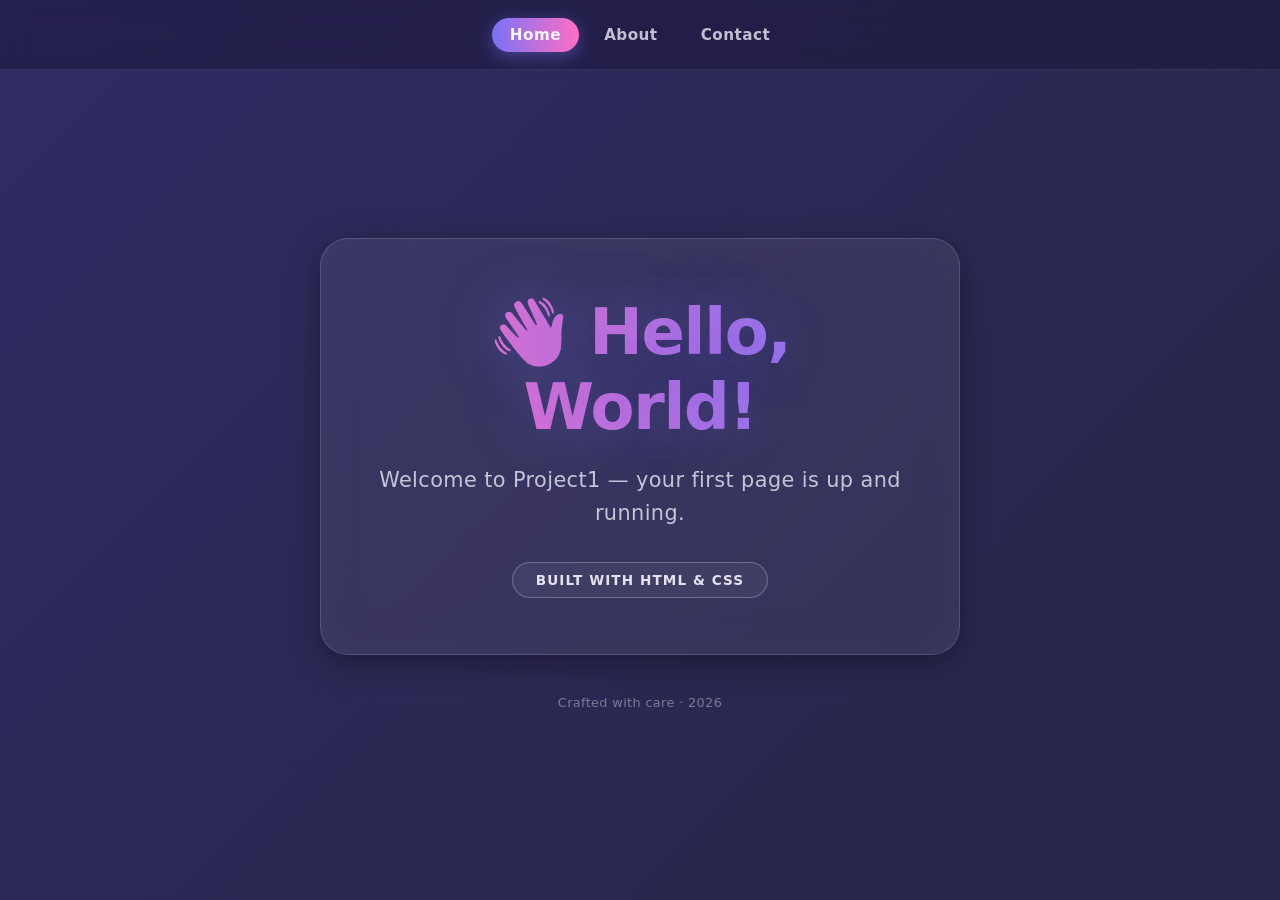
<file: index.html>
<!DOCTYPE html>
<html lang="en">
<head>
<meta charset="UTF-8">
<meta name="viewport" content="width=device-width, initial-scale=1.0">
<title>Hello, World!</title>
<link rel="stylesheet" href="style.css">
</head>
<body>

  <div class="particles" id="particles"></div>

  <nav class="nav">
    <a href="index.html" class="active">Home</a>
    <a href="about.html">About</a>
    <a href="contact.html">Contact</a>
  </nav>

  <main class="card">
    <h1><span class="wave">👋</span> Hello, World!</h1>
    <p class="subtitle">Welcome to Project1 &mdash; your first page is up and running.</p>
    <span class="badge">Built with HTML &amp; CSS</span>
  </main>

  <footer class="site-footer">Crafted with care &middot; <span id="year"></span></footer>

  <script src="script.js"></script>
</body>
</html>
</file>
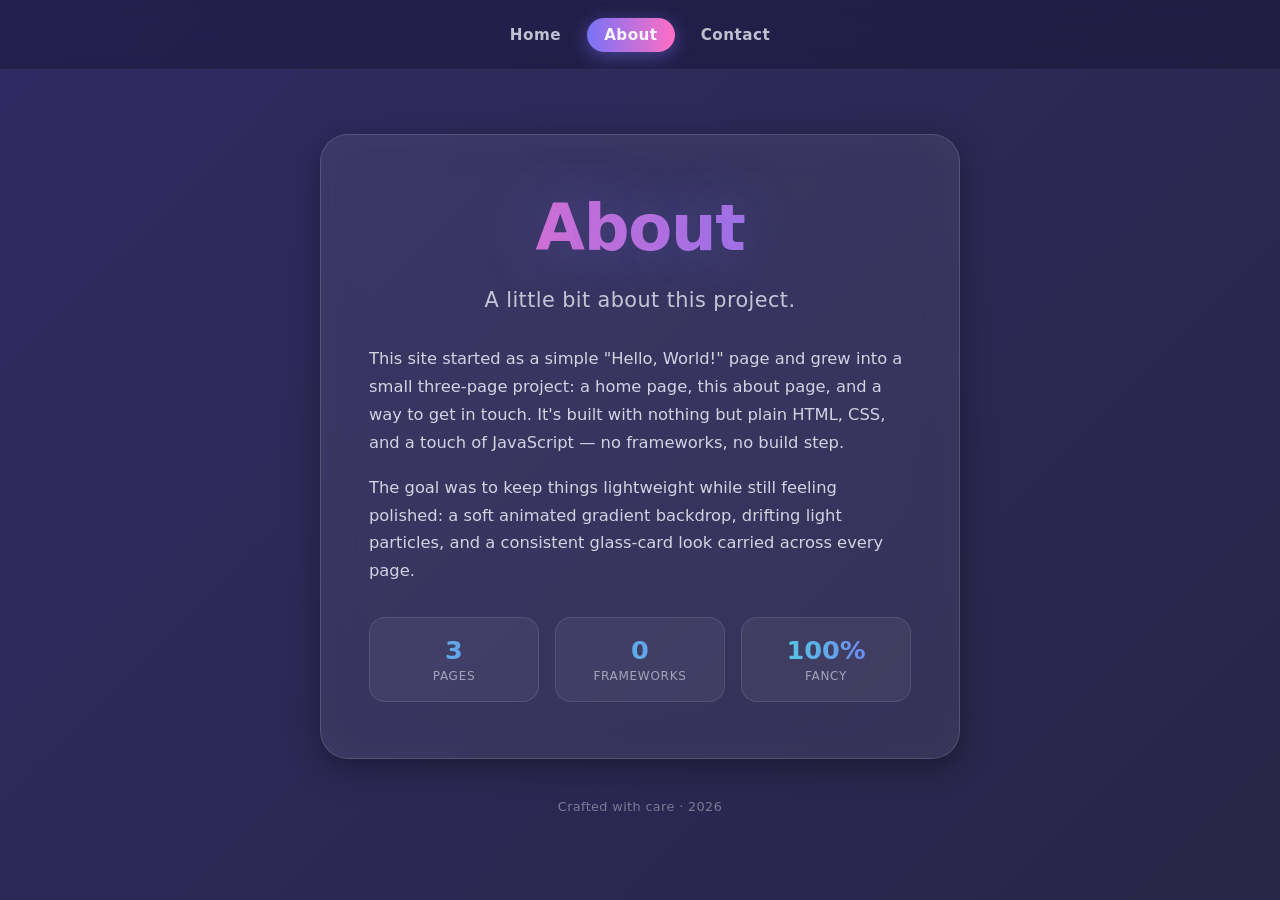
<file: about.html>
<!DOCTYPE html>
<html lang="en">
<head>
<meta charset="UTF-8">
<meta name="viewport" content="width=device-width, initial-scale=1.0">
<title>About &middot; Project1</title>
<link rel="stylesheet" href="style.css">
</head>
<body>

  <div class="particles" id="particles"></div>

  <nav class="nav">
    <a href="index.html">Home</a>
    <a href="about.html" class="active">About</a>
    <a href="contact.html">Contact</a>
  </nav>

  <main class="card">
    <h1>About</h1>
    <p class="subtitle">A little bit about this project.</p>

    <div class="content">
      <p>This site started as a simple "Hello, World!" page and grew into a small three-page project: a home page, this about page, and a way to get in touch. It's built with nothing but plain HTML, CSS, and a touch of JavaScript &mdash; no frameworks, no build step.</p>
      <p>The goal was to keep things lightweight while still feeling polished: a soft animated gradient backdrop, drifting light particles, and a consistent glass-card look carried across every page.</p>
    </div>

    <div class="stat-row">
      <div class="stat">
        <span class="num">3</span>
        <span class="label">Pages</span>
      </div>
      <div class="stat">
        <span class="num">0</span>
        <span class="label">Frameworks</span>
      </div>
      <div class="stat">
        <span class="num">100%</span>
        <span class="label">Fancy</span>
      </div>
    </div>
  </main>

  <footer class="site-footer">Crafted with care &middot; <span id="year"></span></footer>

  <script src="script.js"></script>
</body>
</html>
</file>
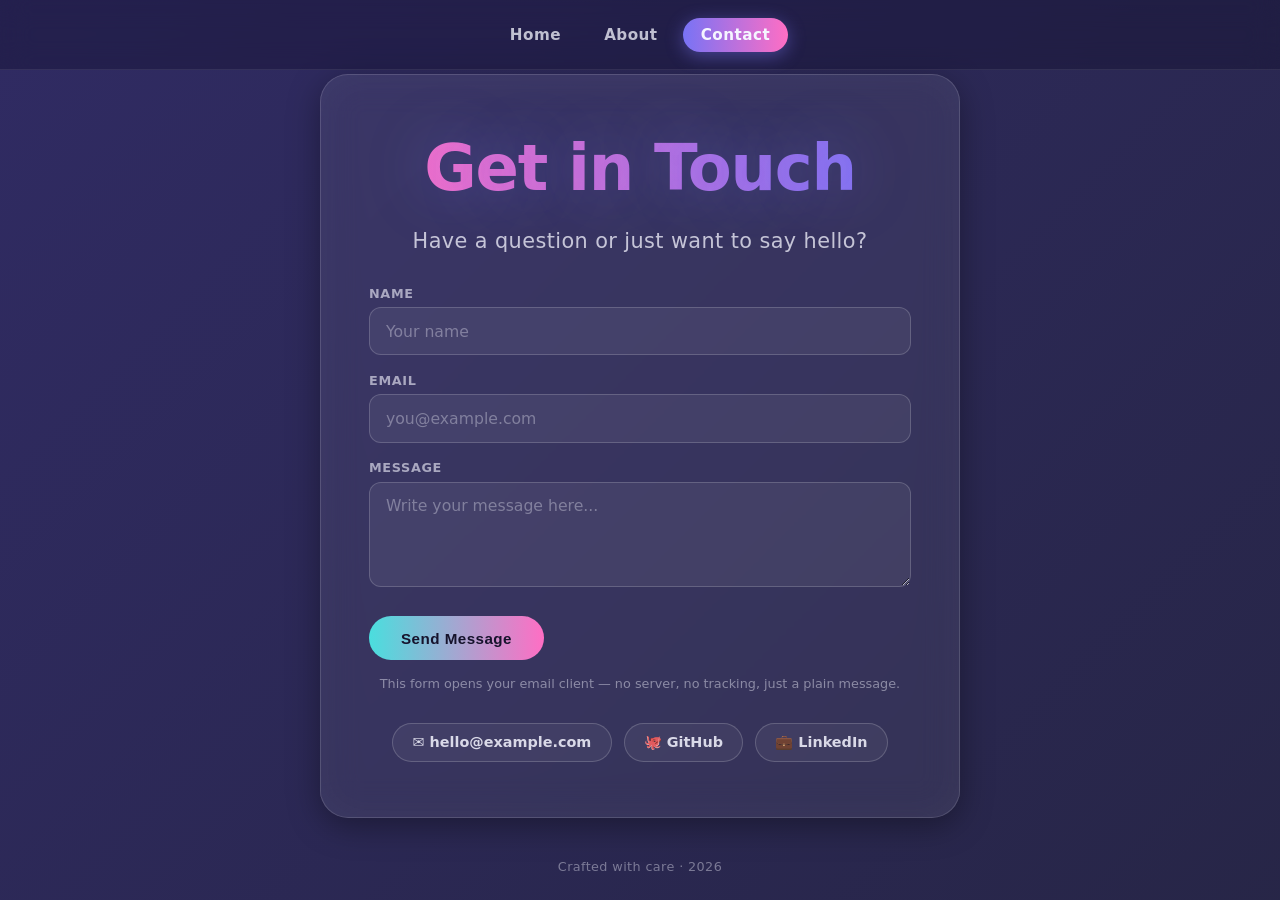
<file: contact.html>
<!DOCTYPE html>
<html lang="en">
<head>
<meta charset="UTF-8">
<meta name="viewport" content="width=device-width, initial-scale=1.0">
<title>Contact &middot; Project1</title>
<link rel="stylesheet" href="style.css">
</head>
<body>

  <div class="particles" id="particles"></div>

  <nav class="nav">
    <a href="index.html">Home</a>
    <a href="about.html">About</a>
    <a href="contact.html" class="active">Contact</a>
  </nav>

  <main class="card">
    <h1>Get in Touch</h1>
    <p class="subtitle">Have a question or just want to say hello?</p>

    <form class="form-grid" action="mailto:hello@example.com" method="post" enctype="text/plain">
      <div class="field">
        <label for="name">Name</label>
        <input type="text" id="name" name="name" placeholder="Your name" required>
      </div>
      <div class="field">
        <label for="email">Email</label>
        <input type="email" id="email" name="email" placeholder="you@example.com" required>
      </div>
      <div class="field">
        <label for="message">Message</label>
        <textarea id="message" name="message" rows="4" placeholder="Write your message here..." required></textarea>
      </div>
      <button type="submit" class="submit-btn">Send Message</button>
    </form>

    <p class="form-note">This form opens your email client &mdash; no server, no tracking, just a plain message.</p>

    <div class="contact-links">
      <a href="mailto:hello@example.com">✉️ hello@example.com</a>
      <a href="https://github.com" target="_blank" rel="noopener">🐙 GitHub</a>
      <a href="https://linkedin.com" target="_blank" rel="noopener">💼 LinkedIn</a>
    </div>
  </main>

  <footer class="site-footer">Crafted with care &middot; <span id="year"></span></footer>

  <script src="script.js"></script>
</body>
</html>
</file>
<file: style.css>
:root {
  --bg-1: #0f0c29;
  --bg-2: #302b63;
  --bg-3: #24243e;
  --accent-1: #ff6ec4;
  --accent-2: #7873f5;
  --accent-3: #4adede;
  --text: #f5f5ff;
}

* {
  margin: 0;
  padding: 0;
  box-sizing: border-box;
}

html, body {
  height: 100%;
}

body {
  font-family: 'Segoe UI', system-ui, -apple-system, sans-serif;
  background: linear-gradient(-45deg, var(--bg-1), var(--bg-2), var(--bg-3), var(--bg-2));
  background-size: 400% 400%;
  animation: gradientShift 18s ease infinite;
  min-height: 100%;
  display: flex;
  flex-direction: column;
  align-items: center;
  justify-content: center;
  position: relative;
  color: var(--text);
  padding: 7rem 1.5rem 4rem;
}

@keyframes gradientShift {
  0% { background-position: 0% 50%; }
  50% { background-position: 100% 50%; }
  100% { background-position: 0% 50%; }
}

/* Floating particles */
.particles {
  position: fixed;
  inset: 0;
  overflow: hidden;
  pointer-events: none;
  z-index: 0;
}

.particle {
  position: absolute;
  bottom: -10%;
  border-radius: 50%;
  background: radial-gradient(circle, rgba(255,255,255,0.85) 0%, rgba(255,255,255,0) 70%);
  opacity: 0.6;
  animation: float linear infinite;
}

@keyframes float {
  0% {
    transform: translateY(0) translateX(0) scale(1);
    opacity: 0;
  }
  10% { opacity: 0.7; }
  90% { opacity: 0.5; }
  100% {
    transform: translateY(-110vh) translateX(var(--drift, 40px)) scale(0.4);
    opacity: 0;
  }
}

/* Nav bar */
.nav {
  position: fixed;
  top: 0;
  left: 0;
  right: 0;
  z-index: 10;
  display: flex;
  align-items: center;
  justify-content: center;
  gap: 0.5rem;
  padding: 1.1rem 1rem;
  background: rgba(15, 12, 41, 0.35);
  backdrop-filter: blur(14px);
  -webkit-backdrop-filter: blur(14px);
  border-bottom: 1px solid rgba(255, 255, 255, 0.08);
}

.nav a {
  position: relative;
  color: rgba(245, 245, 255, 0.75);
  text-decoration: none;
  font-size: 0.95rem;
  font-weight: 600;
  letter-spacing: 0.03em;
  padding: 0.5rem 1.1rem;
  border-radius: 999px;
  transition: color 0.25s ease, background 0.25s ease;
}

.nav a:hover {
  color: var(--text);
  background: rgba(255, 255, 255, 0.08);
}

.nav a.active {
  color: var(--text);
  background: linear-gradient(90deg, var(--accent-2), var(--accent-1));
  box-shadow: 0 4px 18px rgba(120, 115, 245, 0.45);
}

/* Card */
.card {
  position: relative;
  z-index: 2;
  text-align: center;
  width: 100%;
  max-width: 640px;
  padding: 3.5rem 3rem;
  border-radius: 28px;
  background: rgba(255, 255, 255, 0.06);
  backdrop-filter: blur(18px);
  -webkit-backdrop-filter: blur(18px);
  border: 1px solid rgba(255, 255, 255, 0.15);
  box-shadow:
    0 8px 32px rgba(0, 0, 0, 0.35),
    inset 0 0 40px rgba(255, 255, 255, 0.03);
  animation: cardEntrance 1.2s cubic-bezier(0.16, 1, 0.3, 1) both;
}

@keyframes cardEntrance {
  0% { opacity: 0; transform: translateY(40px) scale(0.9); }
  100% { opacity: 1; transform: translateY(0) scale(1); }
}

h1 {
  font-size: clamp(2.2rem, 7vw, 4rem);
  font-weight: 800;
  letter-spacing: -0.02em;
  background: linear-gradient(90deg, var(--accent-1), var(--accent-2), var(--accent-3), var(--accent-1));
  background-size: 300% auto;
  -webkit-background-clip: text;
  background-clip: text;
  color: transparent;
  animation: shine 6s linear infinite;
  text-shadow: 0 0 60px rgba(120, 115, 245, 0.35);
}

@keyframes shine {
  to { background-position: 300% center; }
}

.wave {
  display: inline-block;
  animation: wave 2.4s ease-in-out infinite;
  transform-origin: 70% 70%;
}

@keyframes wave {
  0%, 60%, 100% { transform: rotate(0deg); }
  10% { transform: rotate(14deg); }
  20% { transform: rotate(-8deg); }
  30% { transform: rotate(14deg); }
  40% { transform: rotate(-4deg); }
  50% { transform: rotate(10deg); }
}

p.subtitle {
  margin-top: 1.2rem;
  font-size: clamp(1rem, 2.2vw, 1.3rem);
  color: rgba(245, 245, 255, 0.75);
  letter-spacing: 0.02em;
  line-height: 1.6;
}

.badge {
  display: inline-block;
  margin-top: 2rem;
  padding: 0.55rem 1.4rem;
  font-size: 0.85rem;
  font-weight: 600;
  letter-spacing: 0.08em;
  text-transform: uppercase;
  color: rgba(245, 245, 255, 0.9);
  border-radius: 999px;
  border: 1px solid rgba(255, 255, 255, 0.25);
  background: rgba(255, 255, 255, 0.05);
  transition: transform 0.25s ease, box-shadow 0.25s ease, background 0.25s ease;
  cursor: default;
}

.badge:hover {
  transform: translateY(-3px);
  box-shadow: 0 10px 30px rgba(120, 115, 245, 0.4);
  background: rgba(255, 255, 255, 0.12);
}

/* Content blocks used on About */
.content {
  text-align: left;
  margin-top: 1.75rem;
  display: flex;
  flex-direction: column;
  gap: 1.1rem;
}

.content p {
  color: rgba(245, 245, 255, 0.82);
  line-height: 1.7;
  font-size: 1.02rem;
}

.stat-row {
  display: flex;
  flex-wrap: wrap;
  gap: 1rem;
  margin-top: 2rem;
}

.stat {
  flex: 1 1 120px;
  padding: 1.1rem 0.75rem;
  border-radius: 16px;
  background: rgba(255, 255, 255, 0.05);
  border: 1px solid rgba(255, 255, 255, 0.1);
  text-align: center;
}

.stat .num {
  display: block;
  font-size: 1.6rem;
  font-weight: 800;
  background: linear-gradient(90deg, var(--accent-3), var(--accent-2));
  -webkit-background-clip: text;
  background-clip: text;
  color: transparent;
}

.stat .label {
  display: block;
  margin-top: 0.25rem;
  font-size: 0.75rem;
  text-transform: uppercase;
  letter-spacing: 0.06em;
  color: rgba(245, 245, 255, 0.55);
}

/* Contact form */
.form-grid {
  text-align: left;
  margin-top: 1.75rem;
  display: flex;
  flex-direction: column;
  gap: 1.1rem;
}

.field label {
  display: block;
  margin-bottom: 0.4rem;
  font-size: 0.8rem;
  font-weight: 600;
  letter-spacing: 0.05em;
  text-transform: uppercase;
  color: rgba(245, 245, 255, 0.6);
}

.field input,
.field textarea {
  width: 100%;
  padding: 0.85rem 1rem;
  border-radius: 12px;
  border: 1px solid rgba(255, 255, 255, 0.18);
  background: rgba(255, 255, 255, 0.06);
  color: var(--text);
  font-family: inherit;
  font-size: 0.98rem;
  resize: vertical;
  transition: border-color 0.25s ease, background 0.25s ease;
}

.field input::placeholder,
.field textarea::placeholder {
  color: rgba(245, 245, 255, 0.35);
}

.field input:focus,
.field textarea:focus {
  outline: none;
  border-color: var(--accent-3);
  background: rgba(255, 255, 255, 0.1);
}

.submit-btn {
  margin-top: 0.5rem;
  align-self: flex-start;
  padding: 0.85rem 2rem;
  border: none;
  border-radius: 999px;
  font-size: 0.95rem;
  font-weight: 700;
  letter-spacing: 0.03em;
  color: #16132c;
  background: linear-gradient(90deg, var(--accent-3), var(--accent-1));
  cursor: pointer;
  transition: transform 0.25s ease, box-shadow 0.25s ease;
}

.submit-btn:hover {
  transform: translateY(-2px);
  box-shadow: 0 10px 30px rgba(120, 115, 245, 0.45);
}

.form-note {
  margin-top: 1rem;
  font-size: 0.8rem;
  color: rgba(245, 245, 255, 0.45);
}

.contact-links {
  display: flex;
  flex-wrap: wrap;
  gap: 0.75rem;
  margin-top: 2rem;
  justify-content: center;
}

.contact-links a {
  color: rgba(245, 245, 255, 0.85);
  text-decoration: none;
  padding: 0.6rem 1.2rem;
  border-radius: 999px;
  border: 1px solid rgba(255, 255, 255, 0.18);
  background: rgba(255, 255, 255, 0.05);
  font-size: 0.9rem;
  font-weight: 600;
  transition: transform 0.25s ease, box-shadow 0.25s ease, background 0.25s ease;
}

.contact-links a:hover {
  transform: translateY(-3px);
  box-shadow: 0 10px 30px rgba(74, 222, 222, 0.35);
  background: rgba(255, 255, 255, 0.12);
}

footer.site-footer {
  position: relative;
  z-index: 2;
  margin-top: 2.5rem;
  text-align: center;
  font-size: 0.8rem;
  color: rgba(245, 245, 255, 0.4);
  letter-spacing: 0.03em;
}

@media (max-width: 480px) {
  .card {
    padding: 2.5rem 1.6rem;
  }
  .nav a {
    padding: 0.45rem 0.8rem;
    font-size: 0.85rem;
  }
}
</file>
